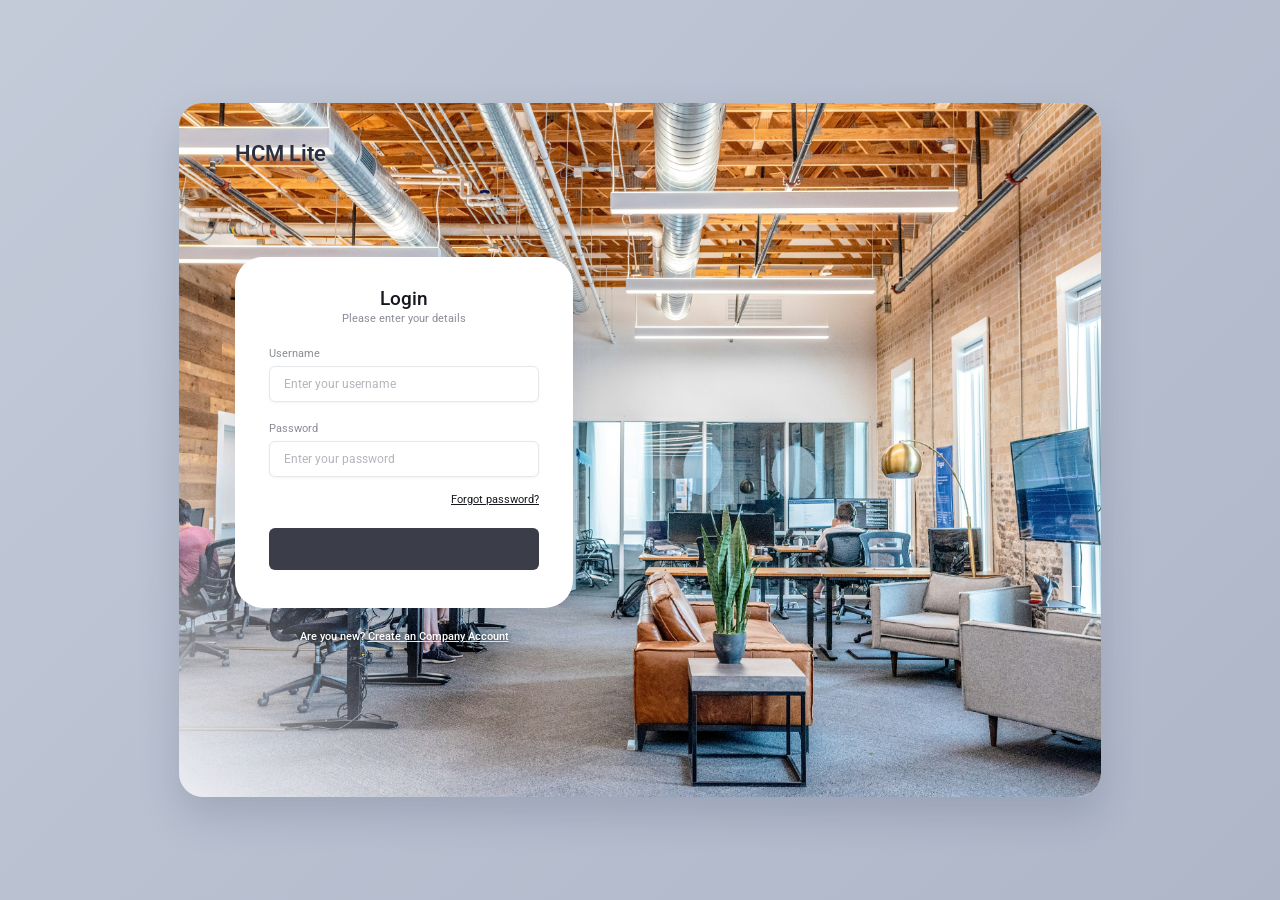
<file: index.html>
<!DOCTYPE html>
<html lang="en">

<head>
  <meta charset="UTF-8">
  <meta name="viewport" content="width=device-width, initial-scale=1">
  <title>HCM Lite</title>
  <link rel="preconnect" href="https://fonts.googleapis.com">
  <link rel="preconnect" href="https://fonts.gstatic.com" crossorigin>
  <link href="https://fonts.googleapis.com/css2?family=Roboto:ital,wght@0,100..900;1,100..900&display=swap"
    rel="stylesheet">
  <link href="https://fonts.googleapis.com/css2?family=Poppins:wght@300;400;500&display=swap" rel="stylesheet">
  <link rel="stylesheet" href="style.css">
</head>

<body>
  <main class="stage">
    <!-- Background photo (right side) -->
    <img class="bg" src="Images/background.jpg" alt="Background images">

    <!-- Logo -->
    <a class="brand" href="#>
      <img src=" images/logo.svg" alt="" width="30" height="26">
      <span class="brand-text">HCM Lite</span>
    </a>

    <!-- Login -->
    <section class="login">
      <form class="card" action="#" method="post">
        <h1>Login</h1>
        <p class="sub">Please enter your details</p>

        <label for="username">Username</label>
        <input id="username" name="username" type="text" placeholder="Enter your username" autocomplete="username">

        <label for="password">Password</label>
        <input id="password" name="password" type="password" placeholder="Enter your password"
          autocomplete="current-password">

        <a class="forgot" href="#">Forgot password?</a>

        <button type="submit"></button>
      </form>
      <p class="new">Are you new? <a href="./signupform.html">Create an Company Account</a></p>
    </section>
  </main>
</body>

</html>
</file>
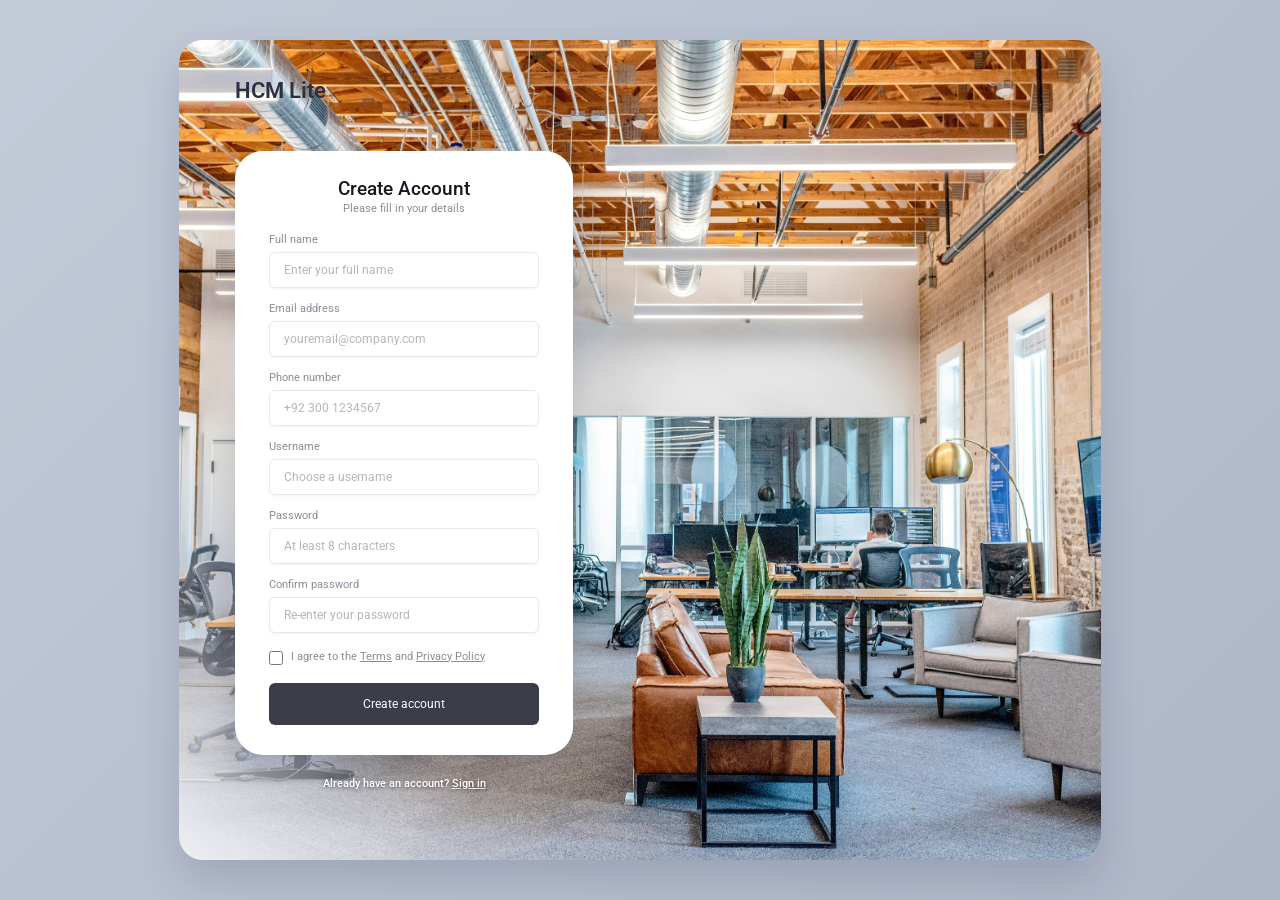
<file: signupform.html>
<!DOCTYPE html>
<html lang="en">

<head>
    <meta charset="UTF-8">
    <meta name="viewport" content="width=device-width, initial-scale=1">
    <title>HCM Lite | Signup </title>
    <link rel="preconnect" href="https://fonts.googleapis.com">
    <link rel="preconnect" href="https://fonts.gstatic.com" crossorigin>
    <link href="https://fonts.googleapis.com/css2?family=Roboto:ital,wght@0,100..900;1,100..900&display=swap"
        rel="stylesheet">
    <link href="https://fonts.googleapis.com/css2?family=Poppins:wght@300;400;500&display=swap" rel="stylesheet">
    <link rel="stylesheet" href="style.css">
</head>

<body>
    <main class="stage tall">
        <img class="bg" src="./Images/background.jpg" alt="">

        <a class="brand" href="index.html">
            <span class="brand-text">HCM Lite</span>
        </a>

        <section class="login">
            <form class="card compact" action="#" method="post">
                <h1>Create Account</h1>
                <p class="sub">Please fill in your details</p>

                <label for="fullname">Full name</label>
                <input id="fullname" name="fullname" type="text" placeholder="Enter your full name" autocomplete="name"
                    required>

                <label for="email">Email address</label>
                <input id="email" name="email" type="email" placeholder="youremail@company.com" autocomplete="email"
                    required>

                <label for="phone">Phone number</label>
                <input id="phone" name="phone" type="tel" placeholder="+92 300 1234567" autocomplete="tel"
                    pattern="[0-9+\s\-]{7,15}" required>

                <label for="username">Username</label>
                <input id="username" name="username" type="text" placeholder="Choose a username" autocomplete="username"
                    minlength="4" required>

                <label for="password">Password</label>
                <input id="password" name="password" type="password" placeholder="At least 8 characters"
                    autocomplete="new-password" minlength="8" required>

                <label for="confirm">Confirm password</label>
                <input id="confirm" name="confirm" type="password" placeholder="Re-enter your password"
                    autocomplete="new-password" minlength="8" required>

                <label class="terms">
                    <input type="checkbox" name="terms" required>
                    <span>I agree to the <a href="#">Terms</a> and <a href="#">Privacy Policy</a></span>
                </label>

                <button type="submit">Create account</button>
            </form>

            <p class="new">Already have an account? <a href="./index.html">Sign in</a></p>
        </section>
    </main>
</body>

</html>
</file>
<file: style.css>
* {
    box-sizing: border-box;
    margin: 0;
    padding: 0;
    font-family: "Roboto", sans-serif;
}

body {
    color: #16181f;
    min-height: 100vh;
    padding: 36px;
    display: flex;
    align-items: center;
    justify-content: center;
    background: linear-gradient(135deg, #c3cad8 0%, #aeb6c8 100%);
}

/* ---------- Stage: sky colour behind + photo on top ---------- */
.stage {
    position: relative;
    width: 100%;
    max-width: 922px;
    min-height: 694px;
    border-radius: 24px;
    overflow: hidden;
    display: flex;
    flex-direction: column;
    justify-content: center;
    padding: 0 56px;
    background: linear-gradient(135deg, #d2d7e1 0%, #f4f5f8 55%, #fff 100%);
    box-shadow: 0 18px 40px rgba(40, 50, 80, .18);
}

.stage.tall {
    min-height: 820px;
    padding-top: 100px;
    padding-bottom: 60px
}

/* Photo always fills the whole stage, on any page height */
.bg {
    position: absolute;
    top: 0;
    left: 0;
    width: 100%;
    height: 100%;
    object-fit: cover;
    object-position: center;
    /* bottom-left corner fades into the light sky */
    mask-image: linear-gradient(45deg, transparent 0, #000 24%);
}

/* ---------- Brand ---------- */
.brand {
    position: absolute;
    top: 38px;
    left: 56px;
    z-index: 2;
    font-size: 22px;
    font-weight: 600;
    color: #2b3040;
    text-decoration: none
}

/* ---------- Card ---------- */
.login {
    position: relative;
    z-index: 1;
    width: 338px
}

.card {
    background: #fff;
    border-radius: 28px;
    padding: 30px 34px 34px;
    box-shadow: 0 8px 28px rgba(60, 70, 100, .15)
}

.card.compact {
    padding: 26px 34px 30px
}

h1 {
    text-align: center;
    font-size: 19px;
    font-weight: 500
}

.sub {
    text-align: center;
    font-size: 11px;
    color: #8a8d96;
    margin: 2px 0 22px
}

.compact .sub {
    margin-bottom: 18px
}

label {
    display: block;
    font-size: 11px;
    color: #8a8d96;
    margin-bottom: 6px
}

input {
    width: 100%;
    height: 36px;
    padding: 0 14px;
    margin-bottom: 20px;
    font: inherit;
    font-size: 12px;
    color: #16181f;
    background: #fff;
    border: 1px solid #e7e8ec;
    border-radius: 6px;
    box-shadow: 0 1px 3px rgba(0, 0, 0, .05);
    outline: none;
}

.compact input {
    margin-bottom: 14px
}

input::placeholder {
    color: #b3b5bb
}

input:focus {
    border-color: #8f95a6;
    box-shadow: 0 0 0 3px rgba(59, 62, 73, .12)
}

.compact input:user-invalid {
    border-color: #d9534f
}

.forgot {
    display: block;
    text-align: right;
    font-size: 11px;
    color: #16181f;
    margin: -4px 0 22px
}

.terms {
    display: flex;
    align-items: flex-start;
    gap: 8px;
    margin: 2px 0 18px;
    font-size: 11px;
    color: #8a8d96;
    line-height: 1.4;
    cursor: pointer
}

.terms input {
    width: 14px;
    height: 14px;
    margin: 2px 0 0;
    padding: 0;
    box-shadow: none;
    accent-color: #3b3e49;
    flex: none
}

button {
    width: 100%;
    height: 42px;
    border: 0;
    border-radius: 6px;
    cursor: pointer;
    background: #3b3e49;
    color: #fff;
    font: inherit;
    font-size: 12px;
}

button:hover {
    background: #2c2f39
}

button:focus-visible,
a:focus-visible {
    outline: 2px solid #3b3e49;
    outline-offset: 2px
}

a {
    color: inherit
}

/* text under the card sits on the photo, so it is white */
.new {
    text-align: center;
    font-size: 11px;
    font-weight: 500;
    color: #fff;
    margin-top: 22px;
    text-shadow: 0 1px 4px rgba(0, 0, 0, .6)
}

.new a {
    color: #fff
}

/* ---------- Responsive ---------- */
@media (max-width:900px) {
    body {
        padding: 20px
    }

    .stage,
    .stage.tall {
        align-items: center;
        padding: 100px 24px 48px;
        min-height: 90vh
    }

    .brand {
        left: 24px;
        top: 30px
    }

    .login {
        width: 100%;
        max-width: 380px
    }
}

@media (max-width:480px) {
    body {
        padding: 0
    }

    .stage,
    .stage.tall {
        border-radius: 0;
        min-height: 100vh;
        box-shadow: none;
        padding: 90px 16px 40px
    }

    .card {
        padding: 26px 22px 28px
    }

    input {
        font-size: 16px
    }
}
/* Signup Page */


/* =========================================================
   ADMIN DASHBOARD  (all classes prefixed "ad-")
   Add class="ad-body" to the <body> of the admin pages.
   Rules below override the global body/input/button/h1/label
   styles above, only for admin elements.
   ========================================================= */

:root {
    --ad-ink: #16181f;
    --ad-muted: #8a8d96;
    --ad-brand: #2b3040;
    --ad-dark: #3b3e49;
    --ad-dark-hover: #2c2f39;
    --ad-border: #e7e8ec;
    --ad-soft: #f1f2f6;
    --ad-card-shadow: 0 8px 28px rgba(60, 70, 100, .15);
}

/* undo the login page's centred, padded body */
.ad-body {
    display: block;
    padding: 0;
    min-height: 100vh;
    background: linear-gradient(135deg, #c3cad8 0%, #aeb6c8 100%) fixed;
    overflow-x: hidden;
    -webkit-text-size-adjust: 100%;
}

.ad-body ul {
    list-style: none
}

.ad-body img {
    max-width: 100%
}

/* ---------- Sidebar ---------- */
.ad-side {
    position: fixed;
    top: 16px;
    bottom: 16px;
    left: 16px;
    width: 232px;
    display: flex;
    flex-direction: column;
    padding: 24px 14px;
    background: var(--ad-dark);
    color: #e8eaf0;
    border-radius: 28px;
    box-shadow: 0 18px 40px rgba(40, 50, 80, .18);
    overflow-y: auto;
}

.ad-logo {
    padding: 0 12px 24px;
    font-size: 22px;
    font-weight: 600;
    color: #fff;
    text-decoration: none;
}

.ad-nav a,
.ad-nav button {
    display: flex;
    align-items: center;
    gap: 12px;
    width: 100%;
    height: auto;
    margin-bottom: 4px;
    padding: 11px 12px;
    border: 0;
    border-radius: 10px;
    background: none;
    color: #cfd3de;
    font: inherit;
    font-size: 13px;
    text-align: left;
    text-decoration: none;
    cursor: pointer;
}

.ad-nav a:hover,
.ad-nav button:hover {
    background: rgba(255, 255, 255, .08)
}

.ad-nav a.is-active {
    background: #fff;
    color: var(--ad-ink);
    font-weight: 500
}

.ad-nav a.is-active img {
    filter: invert(1)
}

.ad-nav img {
    width: 18px;
    height: 18px;
    flex-shrink: 0
}

.ad-side-foot {
    margin-top: auto;
    padding-top: 14px;
    border-top: 1px solid rgba(255, 255, 255, .14);
}

.ad-user {
    padding: 0 12px 10px;
    font-size: 12px;
    color: #aab0bf
}

.ad-user b {
    display: block;
    font-size: 13px;
    font-weight: 500;
    color: #fff
}

/* ---------- Main area ---------- */
.ad-main {
    margin-left: 264px;
    padding: 28px 32px 48px;
    min-width: 0;
}

.ad-head {
    margin-bottom: 24px
}

.ad-title {
    text-align: left;
    font-size: clamp(20px, 2.4vw, 24px);
    font-weight: 500;
    color: var(--ad-brand);
}

.ad-head p {
    margin-top: 2px;
    font-size: 12px;
    color: #5a5f70
}

/* ---------- Stat cards ---------- */
.ad-stats {
    display: grid;
    grid-template-columns: repeat(5, minmax(0, 1fr));
    gap: 14px;
    margin-bottom: 18px;
}

.ad-stat {
    padding: 18px;
    background: #fff;
    border-radius: 20px;
    box-shadow: var(--ad-card-shadow);
}

.ad-stat b {
    display: block;
    font-size: clamp(24px, 3vw, 30px);
    font-weight: 500;
    line-height: 1.1;
}

.ad-stat span {
    font-size: 11px;
    color: var(--ad-muted)
}

.ad-stat--present b {
    color: #1f9d84
}

.ad-stat--late b {
    color: #d98a1c
}

.ad-stat--leave b {
    color: #5b4fcf
}

/* ---------- Panels ---------- */
.ad-grid {
    display: grid;
    grid-template-columns: minmax(0, 1.6fr) minmax(0, 1fr);
    gap: 18px;
    margin-bottom: 18px;
}

.ad-panel {
    min-width: 0;
    padding: 26px 28px 28px;
    background: #fff;
    border-radius: 28px;
    box-shadow: var(--ad-card-shadow);
}

.ad-panel-title {
    display: flex;
    flex-wrap: wrap;
    align-items: center;
    justify-content: space-between;
    gap: 10px;
    margin-bottom: 16px;
    font-size: 16px;
    font-weight: 500;
}

.ad-panel-title a {
    font-size: 11px;
    font-weight: 400;
    color: var(--ad-ink)
}

/* ---------- Table ---------- */
.ad-table-scroll {
    overflow-x: auto;
    -webkit-overflow-scrolling: touch
}

.ad-table {
    width: 100%;
    min-width: 440px;
    border-collapse: collapse;
    font-size: 12px;
}

.ad-table th {
    padding: 0 8px 10px;
    font-size: 11px;
    font-weight: 400;
    text-align: left;
    color: var(--ad-muted);
    white-space: nowrap;
}

.ad-table td {
    padding: 10px 8px;
    border-top: 1px solid var(--ad-border)
}

.ad-table small,
.ad-list small {
    display: block;
    font-size: 11px;
    color: var(--ad-muted)
}

/* ---------- Status badges ---------- */
.ad-badge {
    display: inline-block;
    padding: 3px 10px;
    border-radius: 99px;
    font-size: 11px;
    font-weight: 500;
    white-space: nowrap;
}

.ad-badge--present {
    background: #dff3ee;
    color: #17806b
}

.ad-badge--late {
    background: #fcecd2;
    color: #a8620c
}

.ad-badge--half {
    background: #e2e8fb;
    color: #3c4fa8
}

.ad-badge--leave {
    background: #e8e5fa;
    color: #4a3fb8
}

.ad-badge--none {
    background: var(--ad-soft);
    color: #6b7080
}

/* ---------- Lists ---------- */
.ad-empty {
    padding: 14px 0;
    font-size: 12px;
    text-align: center;
    color: var(--ad-muted);
}

.ad-list li {
    padding: 10px 0;
    border-top: 1px solid var(--ad-border);
    font-size: 12px;
    overflow-wrap: anywhere;
}

.ad-list li:first-child {
    border-top: 0
}

/* ---------- Smart helper chat ---------- */
.ad-chat {
    display: flex;
    flex-direction: column;
    gap: 8px;
    height: clamp(180px, 30vh, 250px);
    margin-bottom: 10px;
    overflow-y: auto;
}

.ad-msg {
    max-width: 88%;
    padding: 9px 13px;
    border-radius: 14px;
    font-size: 12px;
    line-height: 1.4;
    overflow-wrap: anywhere;
}

.ad-msg--bot {
    background: var(--ad-soft)
}

.ad-msg--me {
    align-self: flex-end;
    background: var(--ad-dark);
    color: #fff
}

.ad-chip {
    width: auto;
    height: auto;
    margin: 0 6px 8px 0;
    padding: 5px 11px;
    border: 1px solid #dfe2ea;
    border-radius: 99px;
    background: #fff;
    color: var(--ad-ink);
    font: inherit;
    font-size: 11px;
    text-align: left;
    cursor: pointer;
}

.ad-chip:hover {
    background: var(--ad-soft)
}

/* ---------- Forms & buttons ---------- */
.ad-form-row {
    display: flex;
    gap: 8px
}

.ad-field {
    flex: 1;
    min-width: 0;
    width: 100%;
    height: 36px;
    margin-bottom: 0;
}

.ad-btn {
    display: inline-flex;
    align-items: center;
    justify-content: center;
    gap: 6px;
    flex-shrink: 0;
    width: auto;
    height: 36px;
    padding: 0 18px;
}

.ad-btn--light {
    background: var(--ad-soft);
    color: var(--ad-ink)
}

.ad-btn--light:hover {
    background: #e4e6ec
}

.ad-btn img {
    width: 15px;
    height: 15px
}

/* ---------- Change-password dialog ---------- */
.ad-dialog {
    width: min(360px, 92vw);
    max-height: 92vh;
    margin: auto;
    padding: 30px 34px 34px;
    border: 0;
    border-radius: 28px;
    overflow-y: auto;
    box-shadow: 0 20px 50px rgba(30, 40, 70, .3);
}

.ad-dialog::backdrop {
    background: rgba(30, 35, 50, .45)
}

.ad-dialog h2 {
    margin-bottom: 14px;
    font-size: 19px;
    font-weight: 500;
    text-align: center;
}

.ad-dialog label {
    margin: 12px 0 6px
}

.ad-dialog .ad-form-row {
    justify-content: flex-end;
    margin-top: 20px
}

/* ---------- Admin responsive ---------- */
@media (max-width:1200px) {
    .ad-main {
        padding: 24px 24px 40px
    }

    .ad-stats {
        grid-template-columns: repeat(3, minmax(0, 1fr))
    }
}

/* Tablet: sidebar turns into a top bar */
@media (max-width:900px) {
    .ad-body {
        padding: 0
    }

    .ad-side {
        position: static;
        width: auto;
        margin: 12px;
        padding: 12px 14px;
        flex-direction: row;
        flex-wrap: wrap;
        align-items: center;
        gap: 6px;
        border-radius: 22px;
        overflow: visible;
    }

    .ad-logo {
        padding: 0 10px 0 4px;
        font-size: 20px
    }

    .ad-nav {
        display: flex;
        flex-wrap: wrap;
        gap: 2px
    }

    .ad-nav a,
    .ad-nav button {
        width: auto;
        min-height: 40px;
        margin: 0;
        padding: 10px 12px
    }

    .ad-side-foot {
        display: flex;
        align-items: center;
        gap: 2px;
        margin: 0 0 0 auto;
        padding: 0;
        border: 0;
    }

    .ad-user {
        display: none
    }

    .ad-main {
        margin-left: 0;
        padding: 12px 16px 40px
    }

    .ad-head {
        margin-bottom: 18px
    }

    .ad-grid {
        grid-template-columns: minmax(0, 1fr)
    }
}

/* Phone */
@media (max-width:560px) {
    .ad-side {
        margin: 8px;
        padding: 10px;
        gap: 4px
    }

    .ad-logo {
        width: 100%;
        padding: 2px 6px 6px
    }

    .ad-nav {
        flex: 1;
        flex-wrap: nowrap;
        justify-content: space-between
    }

    .ad-nav a span,
    .ad-nav button span {
        display: none
    }

    .ad-nav a,
    .ad-nav button {
        justify-content: center;
        min-width: 44px;
        padding: 10px
    }

    .ad-nav img {
        width: 20px;
        height: 20px
    }

    .ad-side-foot {
        margin: 0
    }

    .ad-main {
        padding: 8px 12px 32px
    }

    .ad-stats {
        grid-template-columns: repeat(2, minmax(0, 1fr));
        gap: 10px
    }

    .ad-stat:last-child:nth-child(odd) {
        grid-column: 1 / -1
    }

    .ad-stat {
        padding: 14px;
        border-radius: 16px
    }

    .ad-panel {
        padding: 20px 18px 22px;
        border-radius: 22px
    }

    .ad-grid {
        gap: 12px;
        margin-bottom: 12px
    }

    .ad-field {
        height: 44px;
        font-size: 16px
    }

    .ad-btn {
        height: 44px
    }

    .ad-dialog {
        padding: 24px 22px 26px
    }

    .ad-dialog .ad-form-row .ad-btn {
        flex: 1
    }
}

@media (max-width:360px) {
    .ad-stats {
        grid-template-columns: minmax(0, 1fr)
    }
}
/* =========================================================
   EMPLOYEES PAGE  (classes prefixed "emp-"; shares ad- layout)
   ========================================================= */
 
.emp-head {
    display: flex;
    flex-wrap: wrap;
    align-items: center;
    justify-content: space-between;
    gap: 14px
}
 
.emp-head p a {
    text-decoration: none;
    color: var(--ad-ink)
}
 
.emp-head p a:hover {
    text-decoration: underline
}
 
.emp-stats {
    grid-template-columns: repeat(4, minmax(0, 1fr))
}
 
/* search + filters */
.emp-toolbar {
    display: flex;
    flex-wrap: wrap;
    gap: 10px;
    margin-bottom: 16px
}
 
.emp-search {
    flex: 1 1 220px
}
 
/* select needs the same look as the global input rule */
.emp-select {
    flex: 0 1 180px;
    padding: 0 12px;
    font: inherit;
    font-size: 12px;
    color: var(--ad-ink);
    background: #fff;
    border: 1px solid var(--ad-border);
    border-radius: 6px;
    box-shadow: 0 1px 3px rgba(0, 0, 0, .05);
    outline: none;
    cursor: pointer
}
 
.emp-select:focus {
    border-color: #8f95a6;
    box-shadow: 0 0 0 3px rgba(59, 62, 73, .12)
}
 
/* table */
.emp-table {
    min-width: 760px
}
 
.emp-table td {
    vertical-align: middle;
    white-space: nowrap
}
 
.emp-person {
    display: flex;
    align-items: center;
    gap: 10px
}
 
.emp-avatar {
    flex: none;
    width: 34px;
    height: 34px;
    display: grid;
    place-items: center;
    border-radius: 50%;
    font-size: 11px;
    font-weight: 500;
    letter-spacing: .3px;
    text-transform: uppercase
}
 
.emp-avatar--a {
    background: #dff3ee;
    color: #17806b
}
 
.emp-avatar--b {
    background: #fcecd2;
    color: #a8620c
}
 
.emp-avatar--c {
    background: #e2e8fb;
    color: #3c4fa8
}
 
.emp-avatar--d {
    background: #e8e5fa;
    color: #4a3fb8
}
 
.emp-actions {
    display: flex;
    gap: 6px
}
 
.emp-btn-sm {
    height: 30px;
    padding: 0 12px;
    font-size: 11px
}
 
.emp-btn-sm:disabled {
    opacity: .5;
    cursor: not-allowed
}
 
/* pagination */
.emp-pager {
    display: flex;
    flex-wrap: wrap;
    align-items: center;
    justify-content: space-between;
    gap: 12px;
    margin-top: 16px;
    padding-top: 16px;
    border-top: 1px solid var(--ad-border);
    font-size: 12px;
    color: var(--ad-muted)
}
 
.emp-pager b {
    color: var(--ad-ink);
    font-weight: 500
}
 
.emp-pages {
    display: flex;
    flex-wrap: wrap;
    gap: 6px
}
 
/* add-employee dialog */
.emp-dialog {
    width: min(460px, 92vw)
}
 
.emp-form-grid {
    display: grid;
    grid-template-columns: 1fr 1fr;
    gap: 0 14px
}
 
.emp-full {
    grid-column: 1 / -1
}
 
.emp-form-grid .emp-select {
    width: 100%
}
 
/* responsive */
@media (max-width:900px) {
    .emp-stats {
        grid-template-columns: repeat(2, minmax(0, 1fr))
    }
}
 
@media (max-width:560px) {
    .emp-head .ad-btn {
        width: 100%
    }
 
    .emp-select {
        flex: 1 1 100%;
        height: 44px;
        font-size: 16px
    }
 
    .emp-form-grid {
        grid-template-columns: 1fr
    }
 
    .emp-pager {
        justify-content: center;
        text-align: center
    }
}
 
 
/* ---------- Stat cards used as links (plain HTML navigation) ---------- */
a.ad-stat {
    display: block;
    color: inherit;
    text-decoration: none;
    transition: transform .15s ease, box-shadow .15s ease
}
 
a.ad-stat:hover {
    transform: translateY(-2px);
    box-shadow: 0 12px 30px rgba(60, 70, 100, .2)
}
 
.emp-toolbar .ad-btn {
    flex: none
}
 
@media (max-width:560px) {
    .emp-toolbar .ad-btn {
        width: 100%
    }
}
/* Leave Page */
.lv-name {
    color: var(--ad-ink);
    text-decoration: none
}
 
.lv-name:hover {
    text-decoration: underline
}
 
/* status tabs (plain links) */
.lv-tabs {
    display: flex;
    flex-wrap: wrap;
    gap: 6px;
    margin-bottom: 16px
}
 
.lv-tab {
    display: inline-flex;
    align-items: center;
    gap: 6px;
    padding: 7px 14px;
    border-radius: 99px;
    background: var(--ad-soft);
    font-size: 12px;
    text-decoration: none;
    color: var(--ad-ink)
}
 
.lv-tab b {
    font-weight: 500;
    color: var(--ad-muted)
}
 
.lv-tab:hover {
    background: #e4e6ec
}
 
.lv-tab.is-active {
    background: var(--ad-dark);
    color: #fff
}
 
.lv-tab.is-active b {
    color: #cfd3de
}
 
/* table */
.lv-table {
    min-width: 860px
}
 
.lv-table td {
    vertical-align: middle;
    white-space: nowrap
}
 
.lv-done {
    color: var(--ad-muted)
}
 
/* approve / reject */
.lv-actions {
    display: flex;
    gap: 6px
}
 
.lv-btn-reject {
    background: #fbe4e3;
    color: #b3302c
}
 
.lv-btn-reject:hover {
    background: #f6cfcd
}
 
/* leave type tags + shared colours */
.lv-type {
    display: inline-block;
    padding: 3px 10px;
    border-radius: 6px;
    font-size: 11px;
    font-weight: 500
}
 
.lv-type--annual {
    background: #e8e5fa;
    color: #4a3fb8
}
 
.lv-type--sick {
    background: #fbe4e3;
    color: #b3302c
}
 
.lv-type--casual {
    background: #fcecd2;
    color: #a8620c
}
 
/* usage meters */
.lv-meters {
    display: grid;
    gap: 18px;
    list-style: none
}
 
.lv-meter-top {
    display: flex;
    justify-content: space-between;
    gap: 10px;
    margin-bottom: 6px;
    font-size: 12px
}
 
.lv-meter-top b {
    font-weight: 500
}
 
.lv-meter {
    height: 10px;
    border-radius: 99px;
    background: var(--ad-soft);
    overflow: hidden
}
 
.lv-meter-bar {
    display: block;
    height: 100%;
    border-radius: 99px
}
 
.lv-meter-bar.lv-type--annual {
    background: #5b4fcf
}
 
.lv-meter-bar.lv-type--sick {
    background: #c8433f
}
 
.lv-meter-bar.lv-type--casual {
    background: #d98a1c
}
 
/* responsive */
@media (max-width:560px) {
    .lv-tabs {
        flex-wrap: nowrap;
        overflow-x: auto;
        padding-bottom: 4px
    }
 
    .lv-tab {
        flex: none
    }
}
</file>
